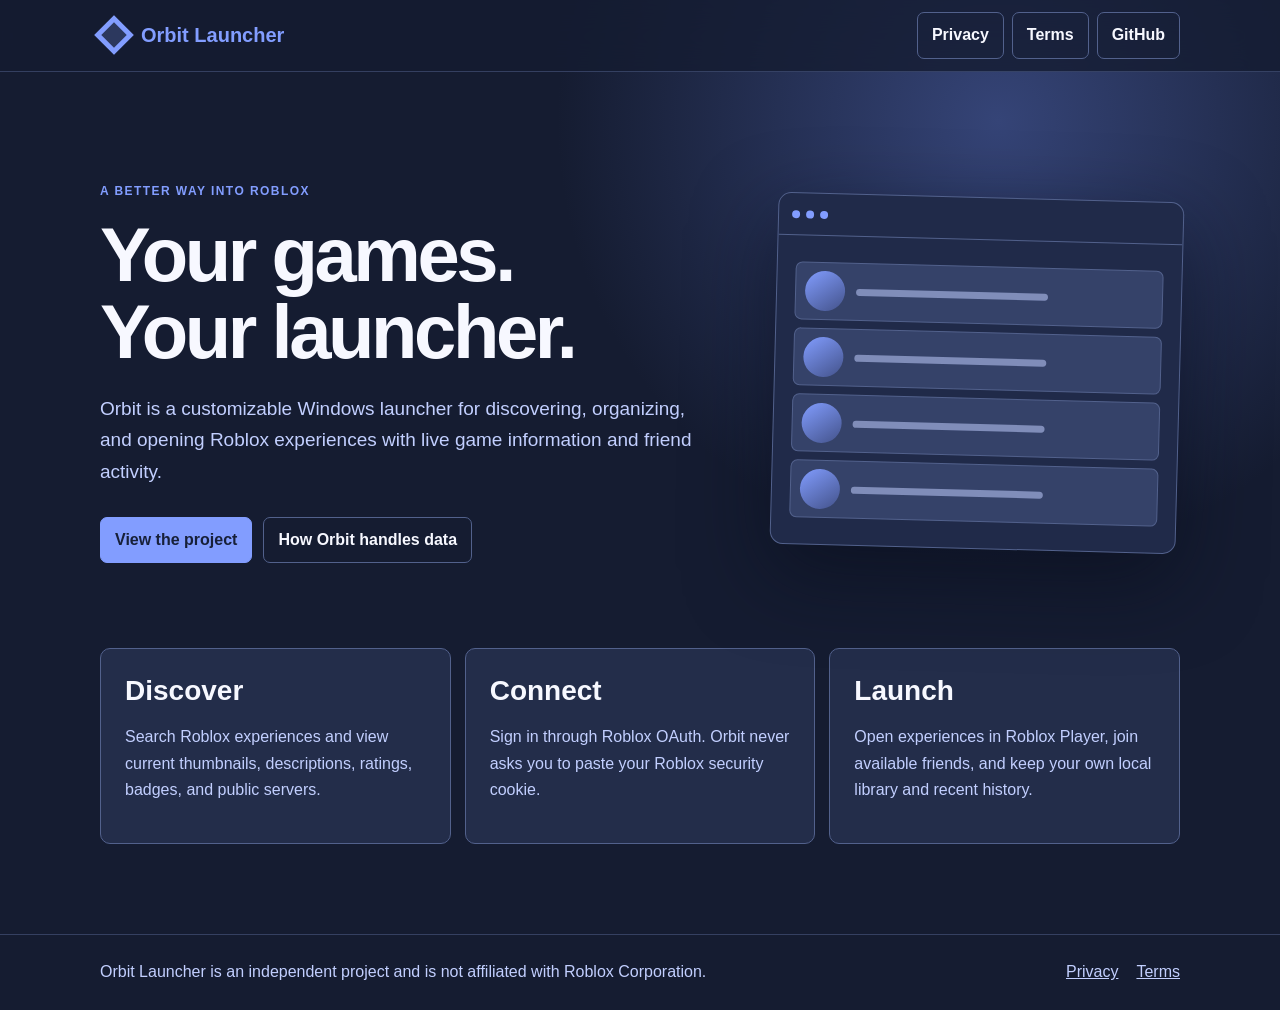
<file: index.html>
<!doctype html><html lang="en"><head><meta charset="utf-8"><meta name="viewport" content="width=device-width,initial-scale=1"><meta name="description" content="Orbit Launcher is a customizable desktop launcher for Roblox experiences."><title>Orbit Launcher</title><link rel="stylesheet" href="styles.css"></head><body><header><div class="wrap nav"><a class="brand" href="index.html"><span class="logo"></span>Orbit Launcher</a><nav class="links"><a href="privacy.html">Privacy</a><a href="terms.html">Terms</a><a data-repository href="#">GitHub</a></nav></div></header><main><section class="wrap hero"><div><div class="eyebrow">A better way into Roblox</div><h1>Your games.<br>Your launcher.</h1><p class="lead">Orbit is a customizable Windows launcher for discovering, organizing, and opening Roblox experiences with live game information and friend activity.</p><div class="actions"><a class="button" data-repository href="#">View the project</a><a class="button secondary" href="privacy.html">How Orbit handles data</a></div></div><div class="window" aria-hidden="true"><div class="window-bar"><i></i><i></i><i></i></div><div class="window-body"><div class="mini-row"><span></span></div><div class="mini-row"><span></span></div><div class="mini-row"><span></span></div><div class="mini-row"><span></span></div></div></div></section><section class="wrap features"><article class="card"><h2>Discover</h2><p>Search Roblox experiences and view current thumbnails, descriptions, ratings, badges, and public servers.</p></article><article class="card"><h2>Connect</h2><p>Sign in through Roblox OAuth. Orbit never asks you to paste your Roblox security cookie.</p></article><article class="card"><h2>Launch</h2><p>Open experiences in Roblox Player, join available friends, and keep your own local library and recent history.</p></article></section></main><footer><div class="wrap footer-row"><span>Orbit Launcher is an independent project and is not affiliated with Roblox Corporation.</span><span class="footer-links"><a href="privacy.html">Privacy</a><a href="terms.html">Terms</a></span></div></footer><script src="site-config.js"></script></body></html>
</file>
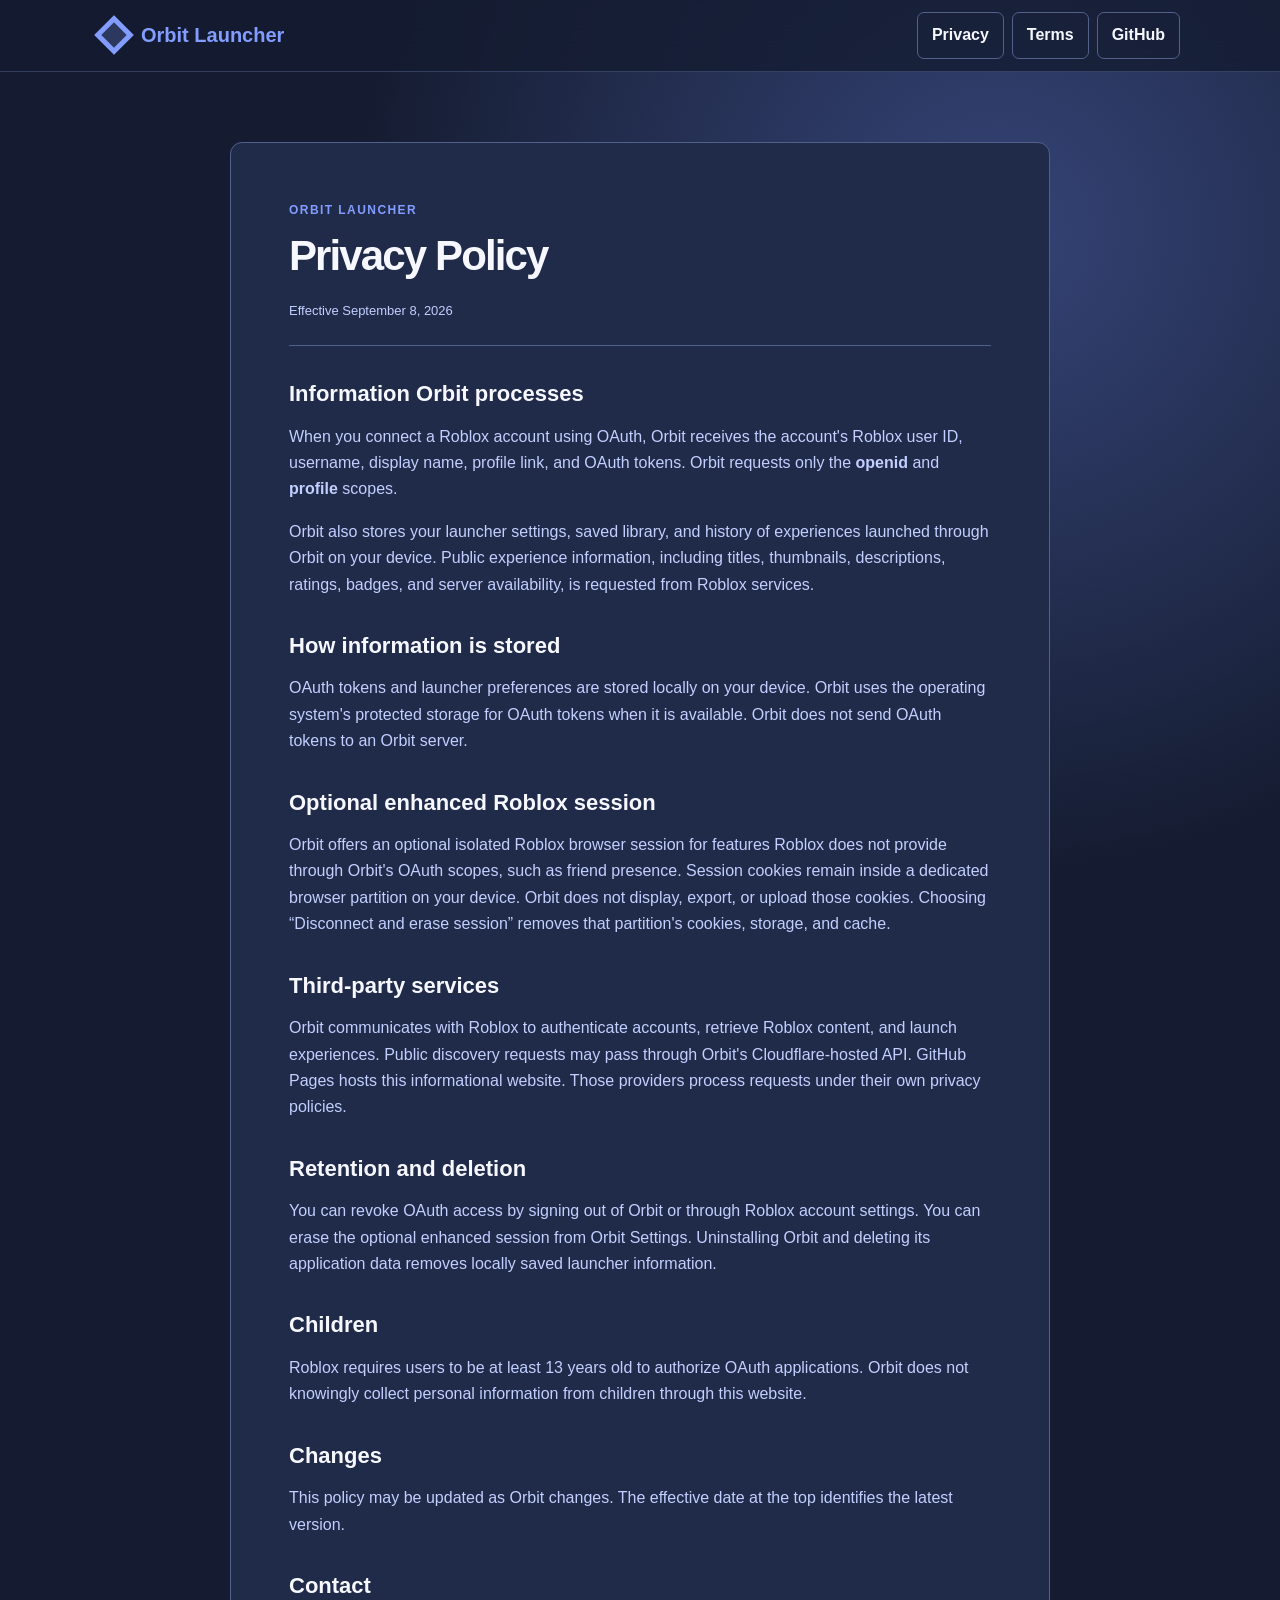
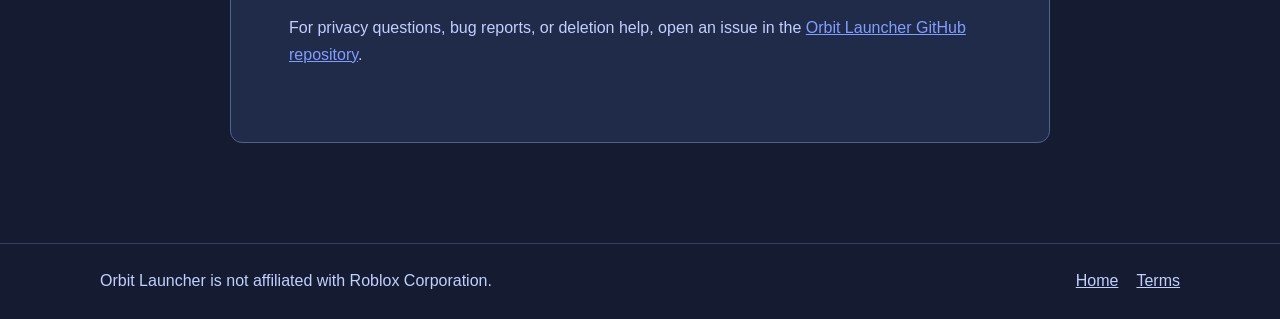
<file: privacy.html>
<!doctype html><html lang="en"><head><meta charset="utf-8"><meta name="viewport" content="width=device-width,initial-scale=1"><title>Privacy Policy · Orbit Launcher</title><link rel="stylesheet" href="styles.css"></head><body><header><div class="wrap nav"><a class="brand" href="index.html"><span class="logo"></span>Orbit Launcher</a><nav class="links"><a href="privacy.html">Privacy</a><a href="terms.html">Terms</a><a data-repository href="#">GitHub</a></nav></div></header><main class="legal"><div class="eyebrow">Orbit Launcher</div><h1>Privacy Policy</h1><p class="updated">Effective September 8, 2026</p><h2>Information Orbit processes</h2><p>When you connect a Roblox account using OAuth, Orbit receives the account's Roblox user ID, username, display name, profile link, and OAuth tokens. Orbit requests only the <strong>openid</strong> and <strong>profile</strong> scopes.</p><p>Orbit also stores your launcher settings, saved library, and history of experiences launched through Orbit on your device. Public experience information, including titles, thumbnails, descriptions, ratings, badges, and server availability, is requested from Roblox services.</p><h2>How information is stored</h2><p>OAuth tokens and launcher preferences are stored locally on your device. Orbit uses the operating system's protected storage for OAuth tokens when it is available. Orbit does not send OAuth tokens to an Orbit server.</p><h2>Optional enhanced Roblox session</h2><p>Orbit offers an optional isolated Roblox browser session for features Roblox does not provide through Orbit's OAuth scopes, such as friend presence. Session cookies remain inside a dedicated browser partition on your device. Orbit does not display, export, or upload those cookies. Choosing “Disconnect and erase session” removes that partition's cookies, storage, and cache.</p><h2>Third-party services</h2><p>Orbit communicates with Roblox to authenticate accounts, retrieve Roblox content, and launch experiences. Public discovery requests may pass through Orbit's Cloudflare-hosted API. GitHub Pages hosts this informational website. Those providers process requests under their own privacy policies.</p><h2>Retention and deletion</h2><p>You can revoke OAuth access by signing out of Orbit or through Roblox account settings. You can erase the optional enhanced session from Orbit Settings. Uninstalling Orbit and deleting its application data removes locally saved launcher information.</p><h2>Children</h2><p>Roblox requires users to be at least 13 years old to authorize OAuth applications. Orbit does not knowingly collect personal information from children through this website.</p><h2>Changes</h2><p>This policy may be updated as Orbit changes. The effective date at the top identifies the latest version.</p><h2>Contact</h2><p>For privacy questions, bug reports, or deletion help, open an issue in the <a data-repository href="#">Orbit Launcher GitHub repository</a>.</p></main><footer><div class="wrap footer-row"><span>Orbit Launcher is not affiliated with Roblox Corporation.</span><span class="footer-links"><a href="index.html">Home</a><a href="terms.html">Terms</a></span></div></footer><script src="site-config.js"></script></body></html>
</file>
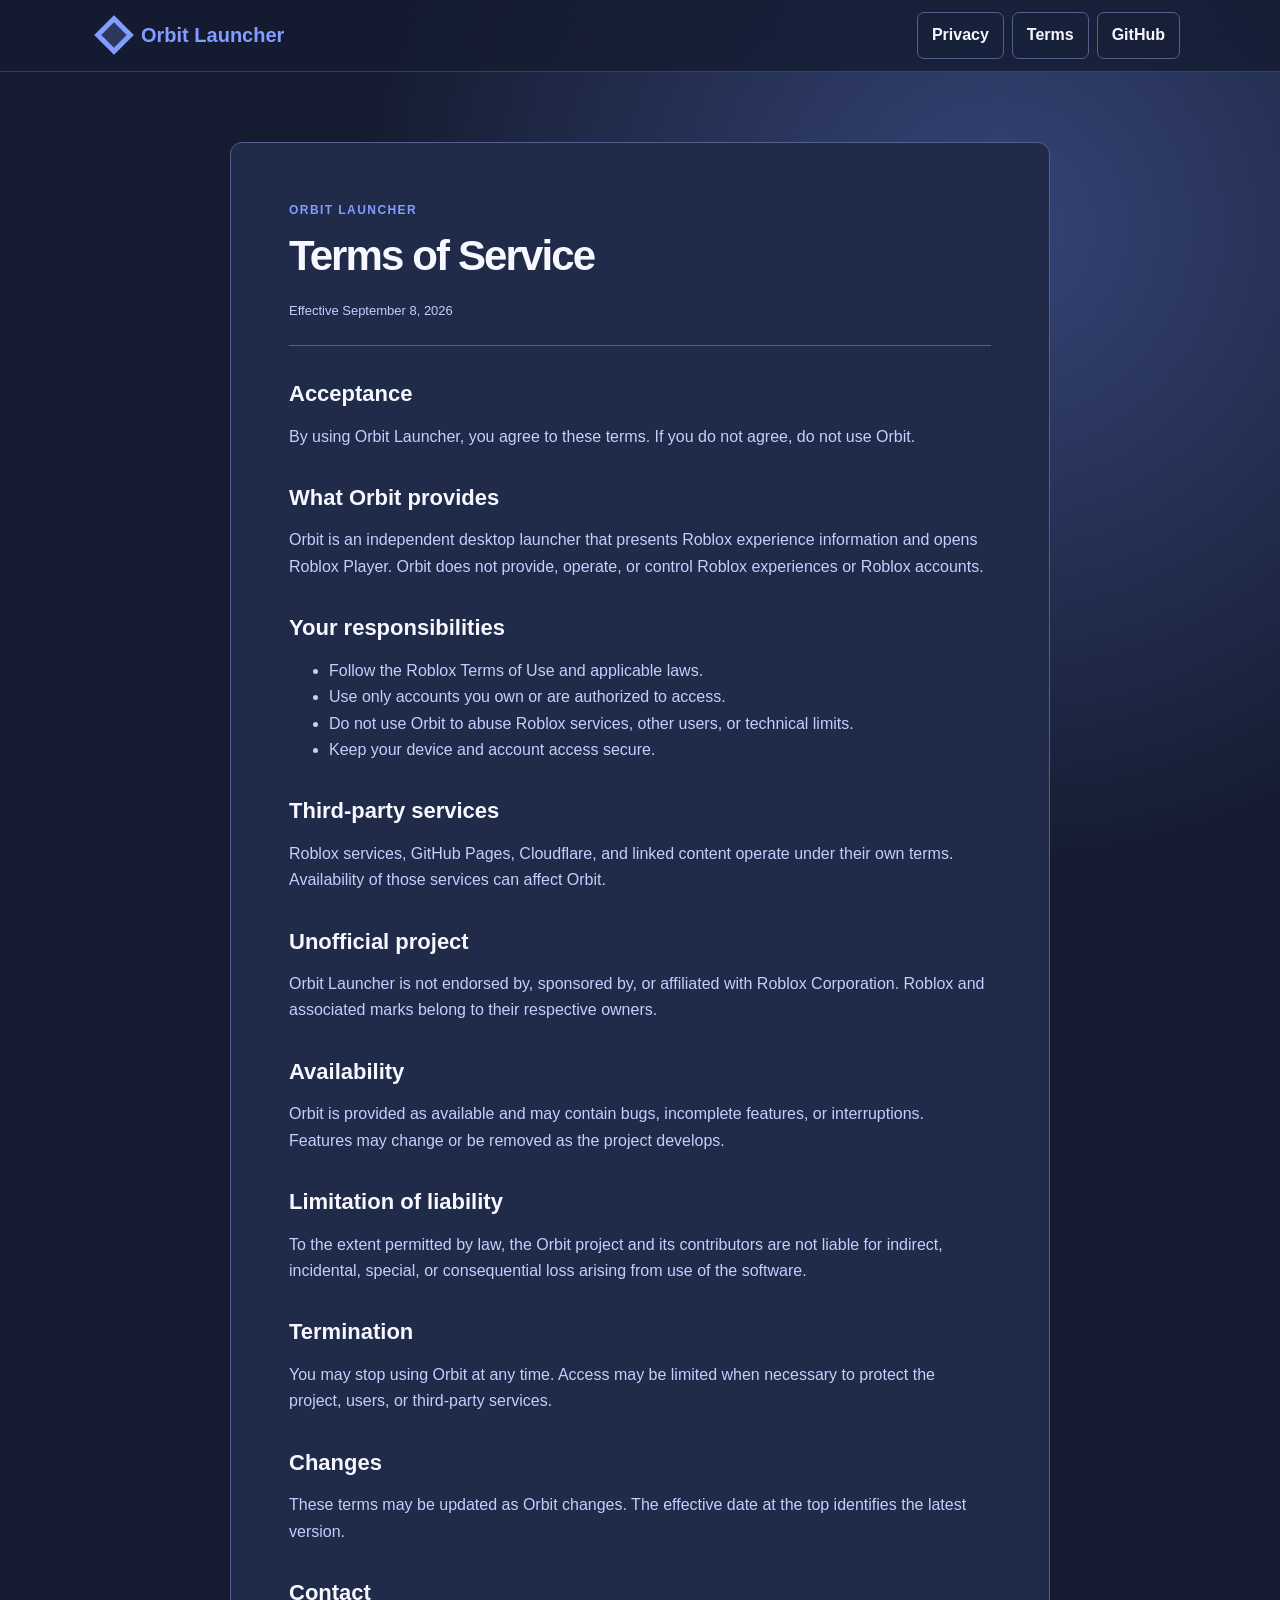
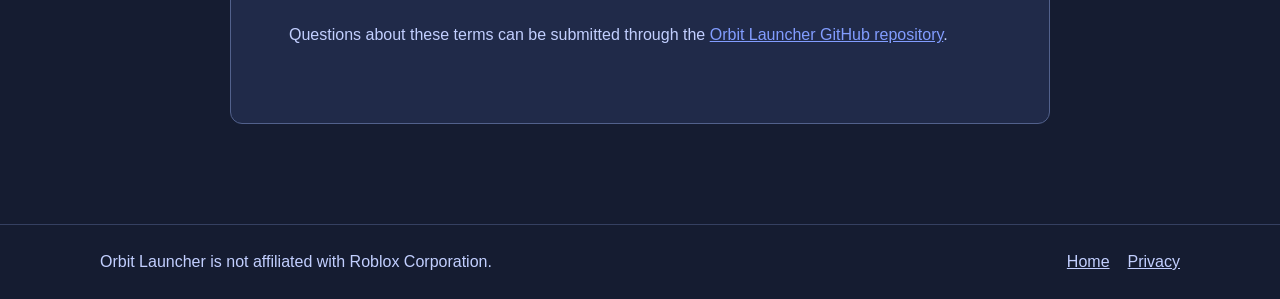
<file: terms.html>
<!doctype html><html lang="en"><head><meta charset="utf-8"><meta name="viewport" content="width=device-width,initial-scale=1"><title>Terms of Service · Orbit Launcher</title><link rel="stylesheet" href="styles.css"></head><body><header><div class="wrap nav"><a class="brand" href="index.html"><span class="logo"></span>Orbit Launcher</a><nav class="links"><a href="privacy.html">Privacy</a><a href="terms.html">Terms</a><a data-repository href="#">GitHub</a></nav></div></header><main class="legal"><div class="eyebrow">Orbit Launcher</div><h1>Terms of Service</h1><p class="updated">Effective September 8, 2026</p><h2>Acceptance</h2><p>By using Orbit Launcher, you agree to these terms. If you do not agree, do not use Orbit.</p><h2>What Orbit provides</h2><p>Orbit is an independent desktop launcher that presents Roblox experience information and opens Roblox Player. Orbit does not provide, operate, or control Roblox experiences or Roblox accounts.</p><h2>Your responsibilities</h2><ul><li>Follow the Roblox Terms of Use and applicable laws.</li><li>Use only accounts you own or are authorized to access.</li><li>Do not use Orbit to abuse Roblox services, other users, or technical limits.</li><li>Keep your device and account access secure.</li></ul><h2>Third-party services</h2><p>Roblox services, GitHub Pages, Cloudflare, and linked content operate under their own terms. Availability of those services can affect Orbit.</p><h2>Unofficial project</h2><p>Orbit Launcher is not endorsed by, sponsored by, or affiliated with Roblox Corporation. Roblox and associated marks belong to their respective owners.</p><h2>Availability</h2><p>Orbit is provided as available and may contain bugs, incomplete features, or interruptions. Features may change or be removed as the project develops.</p><h2>Limitation of liability</h2><p>To the extent permitted by law, the Orbit project and its contributors are not liable for indirect, incidental, special, or consequential loss arising from use of the software.</p><h2>Termination</h2><p>You may stop using Orbit at any time. Access may be limited when necessary to protect the project, users, or third-party services.</p><h2>Changes</h2><p>These terms may be updated as Orbit changes. The effective date at the top identifies the latest version.</p><h2>Contact</h2><p>Questions about these terms can be submitted through the <a data-repository href="#">Orbit Launcher GitHub repository</a>.</p></main><footer><div class="wrap footer-row"><span>Orbit Launcher is not affiliated with Roblox Corporation.</span><span class="footer-links"><a href="index.html">Home</a><a href="privacy.html">Privacy</a></span></div></footer><script src="site-config.js"></script></body></html>
</file>
<file: styles.css>
:root{color-scheme:dark;--bg:#151c31;--panel:#273151;--raised:#354269;--accent:#829dff;--soft:#c2cfff;--text:#f7f8ff;--line:#52618c}*{box-sizing:border-box}html{scroll-behavior:smooth}body{margin:0;background:radial-gradient(circle at 78% 12%,#354477 0,transparent 33%),var(--bg);color:var(--text);font:16px/1.65 Inter,"Segoe UI",sans-serif}a{color:inherit}.wrap{width:min(1080px,calc(100% - 40px));margin:auto}header{height:72px;display:flex;align-items:center;border-bottom:1px solid #52618c88;background:#151c31cc;backdrop-filter:blur(16px);position:sticky;top:0;z-index:10}.nav{display:flex;align-items:center;justify-content:space-between}.brand{display:flex;align-items:center;gap:13px;text-decoration:none;font-weight:800;font-size:20px;color:var(--accent)}.logo{display:block;width:28px;height:28px;border:5px solid var(--accent);transform:rotate(45deg);background:#2c385e}.links{display:flex;gap:8px}.links a,.button{padding:9px 14px;border:1px solid var(--line);border-radius:7px;text-decoration:none;font-weight:700}.links a:hover{background:var(--raised)}main{min-height:calc(100vh - 148px)}.hero{padding:110px 0 85px;display:grid;grid-template-columns:minmax(0,1.2fr) minmax(280px,.8fr);gap:64px;align-items:center}.eyebrow{color:var(--accent);font-weight:800;text-transform:uppercase;letter-spacing:.12em;font-size:12px}h1{font-size:clamp(42px,7vw,76px);line-height:1.02;margin:14px 0 22px;letter-spacing:-.045em}h2{font-size:28px;line-height:1.25;margin:0 0 12px}h3{font-size:18px;margin:0 0 8px}.lead{color:var(--soft);font-size:19px;max-width:650px}.actions{display:flex;gap:11px;flex-wrap:wrap;margin-top:30px}.button{display:inline-flex;background:var(--accent);border-color:var(--accent);color:#172039}.button.secondary{background:transparent;color:var(--text);border-color:var(--line)}.window{background:#202a49;border:1px solid var(--line);border-radius:13px;box-shadow:0 28px 80px #090d1c99;overflow:hidden;transform:rotate(1.5deg)}.window-bar{height:42px;border-bottom:1px solid var(--line);display:flex;gap:6px;align-items:center;padding:0 13px}.window-bar i{width:8px;height:8px;border-radius:50%;background:var(--accent)}.window-body{padding:18px}.mini-row{height:58px;background:var(--raised);border:1px solid var(--line);border-radius:7px;margin:8px 0;display:flex;align-items:center;gap:11px;padding:9px}.mini-row:before{content:"";width:40px;height:40px;border-radius:50%;background:linear-gradient(145deg,var(--accent),#43528a)}.mini-row span{height:7px;width:55%;background:#c2cfff88;border-radius:20px}.features{display:grid;grid-template-columns:repeat(3,1fr);gap:14px;padding:0 0 90px}.card{background:#273151cc;border:1px solid var(--line);border-radius:10px;padding:24px}.card p,.legal p,.legal li{color:var(--soft)}.legal{width:min(820px,calc(100% - 40px));margin:70px auto 100px;background:#202a49;border:1px solid var(--line);border-radius:12px;padding:clamp(24px,5vw,58px)}.legal h1{font-size:42px}.legal h2{font-size:22px;margin-top:34px}.legal a{color:var(--accent)}.updated{font-size:13px;color:var(--soft);padding-bottom:24px;border-bottom:1px solid var(--line)}footer{border-top:1px solid #52618c88;color:var(--soft);padding:24px 0}.footer-row{display:flex;justify-content:space-between;gap:20px;flex-wrap:wrap}.footer-links{display:flex;gap:18px}@media(max-width:760px){.hero{grid-template-columns:1fr;padding:70px 0}.window{display:none}.features{grid-template-columns:1fr}.links a:first-child{display:none}}
</file>
